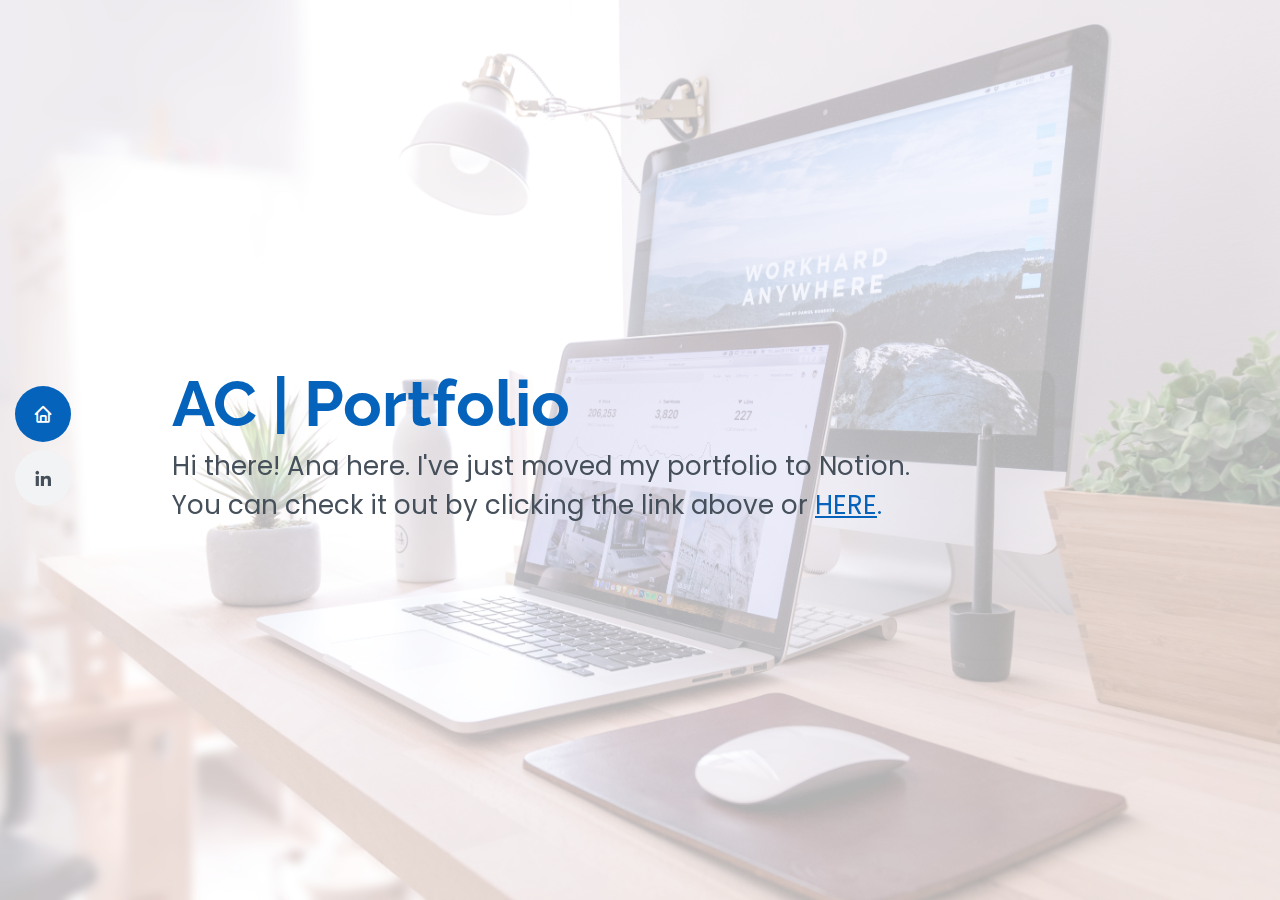
<file: index.html>
<!DOCTYPE html>
<html lang="en">

<head>
  <meta charset="utf-8">
  <meta content="width=device-width, initial-scale=1.0" name="viewport">

  <title>Ana Camacho</title>
  <link href="assets/img/girl_64.png" rel="icon">
  <link href="assets/img/girl_64.png" rel="apple-touch-icon">

  <!-- Google Fonts -->
  <link href="https://fonts.googleapis.com/css?family=Open+Sans:300,300i,400,400i,600,600i,700,700i|Raleway:300,300i,400,400i,500,500i,600,600i,700,700i|Poppins:300,300i,400,400i,500,500i,600,600i,700,700i" rel="stylesheet">

  <!-- Vendor CSS Files -->
  <link href="assets/vendor/aos/aos.css" rel="stylesheet">
  <link href="assets/vendor/bootstrap/css/bootstrap.min.css" rel="stylesheet">
  <link href="assets/vendor/bootstrap-icons/bootstrap-icons.css" rel="stylesheet">
  <link href="assets/vendor/boxicons/css/boxicons.min.css" rel="stylesheet">
  <link href="assets/vendor/glightbox/css/glightbox.min.css" rel="stylesheet">
  <link href="assets/vendor/swiper/swiper-bundle.min.css" rel="stylesheet">

  <!-- Template Main CSS File -->
  <link href="assets/css/style.css" rel="stylesheet">


</head>

<body>

  <i class="bi bi-list mobile-nav-toggle d-lg-none"></i>

  <!-- ======= Header ======= -->

  <header id="header" class="d-flex flex-column justify-content-center">

    <nav id="navbar" class="navbar nav-menu">
      <ul>
        <li><a href="#hero" class="nav-link scrollto active"><i class="bx bx-home"></i> <span>Home</span></a></li>
        <li><a href="https://www.linkedin.com/in/anaccamacho/" class="linkedin" target="_blank"><i class="bx bxl-linkedin"></i> <span>Connect</span></a></li>
      </ul>
    </nav>

  </header>

  <!-- ======= Hero Section ======= -->
  <section id="hero" class="d-flex flex-column justify-content-center">

    <div class="container" data-aos="zoom-in" data-aos-delay="100">
    
      <h1> <a href="https://datawithana.notion.site/Ana-Camacho-f9a4308ad3f34170a10cb03ad211d1e9#37a8b7d8ab0344e4bd69b69b83970004"> AC | Portfolio </a> </h1>
      <p> Hi there! Ana here. I've just moved my portfolio to Notion. <br> You can check it out by clicking the link above or <a href="https://datawithana.notion.site/Ana-Camacho-f9a4308ad3f34170a10cb03ad211d1e9#37a8b7d8ab0344e4bd69b69b83970004"> <u> HERE</u>. </a> </p> 
    
    </div>

  </section> 
  

  </main><!-- End #main -->

  <div id="preloader"></div>
  <a href="#" class="back-to-top d-flex align-items-center justify-content-center"><i class="bi bi-arrow-up-short"></i></a>

  <!-- Vendor JS Files -->
  <script src="assets/vendor/purecounter/purecounter_vanilla.js"></script>
  <script src="assets/vendor/aos/aos.js"></script>
  <script src="assets/vendor/bootstrap/js/bootstrap.bundle.min.js"></script>
  <script src="assets/vendor/glightbox/js/glightbox.min.js"></script>
  <script src="assets/vendor/isotope-layout/isotope.pkgd.min.js"></script>
  <script src="assets/vendor/swiper/swiper-bundle.min.js"></script>
  <script src="assets/vendor/typed.js/typed.umd.js"></script>
  <script src="assets/vendor/waypoints/noframework.waypoints.js"></script>
  <script src="assets/vendor/php-email-form/validate.js"></script>

  <!-- Template Main JS File -->
  <script src="assets/js/main.js"></script>

</body>

</html>
</file>
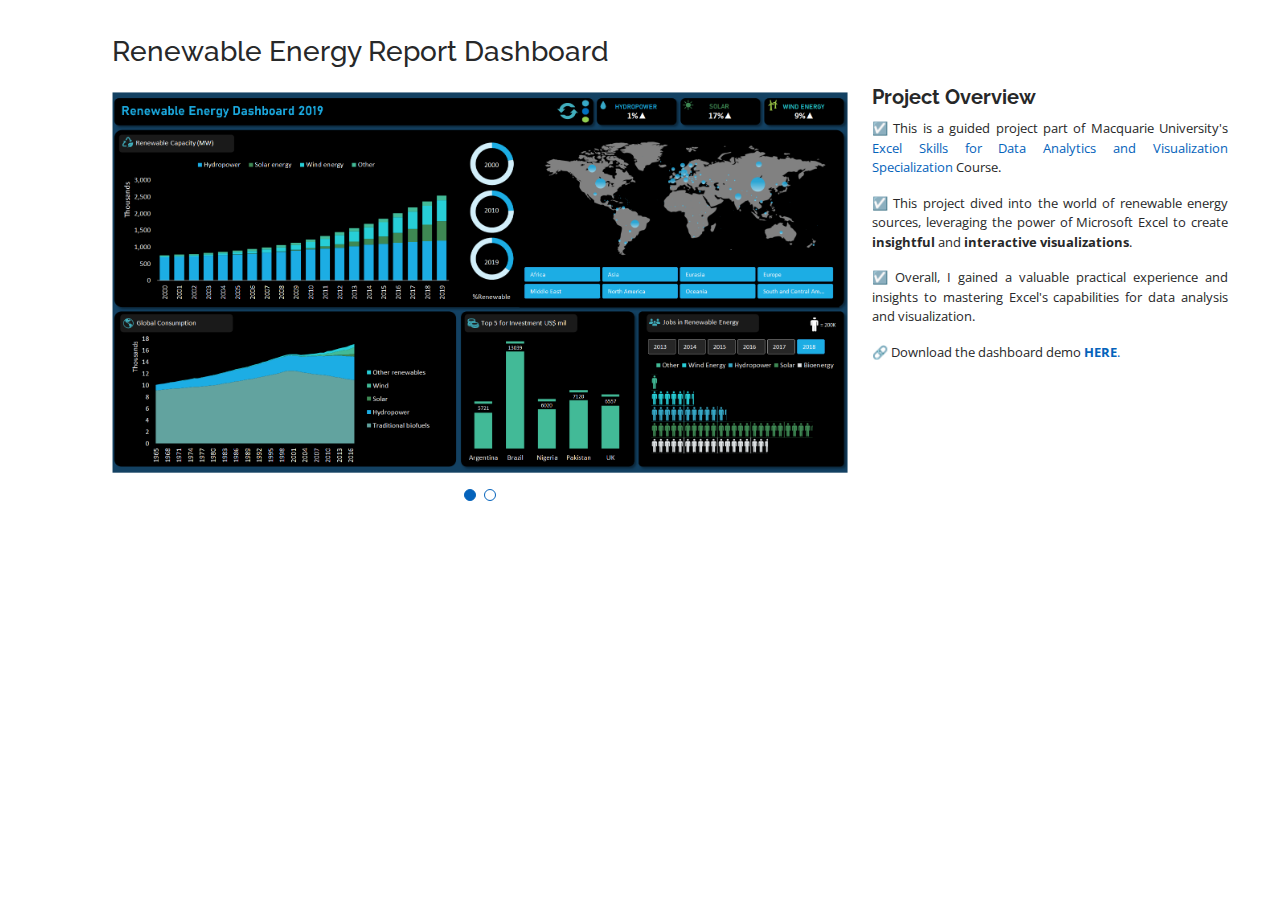
<file: projects/project-01.html>
<!DOCTYPE html>
<html lang="en">

<head>
  <meta charset="utf-8">
  <meta content="width=device-width, initial-scale=1.0" name="viewport">

  <title>Portfolio Details - Ana Camacho</title>

  <!-- Favicons -->
  <link href="../assets/img/favicon.png" rel="icon">
  <link href="../assets/img/apple-touch-icon.png" rel="apple-touch-icon">

  <!-- Google Fonts -->
  <link href="https://fonts.googleapis.com/css?family=Open+Sans:300,300i,400,400i,600,600i,700,700i|Raleway:300,300i,400,400i,500,500i,600,600i,700,700i|Poppins:300,300i,400,400i,500,500i,600,600i,700,700i" rel="stylesheet">

  <!-- Vendor CSS Files -->
  <link href="../assets/vendor/aos/aos.css" rel="stylesheet">
  <link href="../assets/vendor/bootstrap/css/bootstrap.min.css" rel="stylesheet">
  <link href="../assets/vendor/bootstrap-icons/bootstrap-icons.css" rel="stylesheet">
  <link href="../assets/vendor/boxicons/css/boxicons.min.css" rel="stylesheet">
  <link href="../assets/vendor/glightbox/css/glightbox.min.css" rel="stylesheet">
  <link href="../assets/vendor/swiper/swiper-bundle.min.css" rel="stylesheet">

  <!-- Template Main CSS File -->
  <link href="../assets/css/style.css" rel="stylesheet">

  <!-- =======================================================
  * Template Name: MyResume
  * Updated: Sep 18 2023 with Bootstrap v5.3.2
  * Template URL: https://bootstrapmade.com/free-html-bootstrap-template-my-resume/
  * Author: BootstrapMade.com
  * License: https://bootstrapmade.com/license/
  ======================================================== -->
</head>

<body>

  <main id="main">

    <!-- ======= Portfolio Details Section ======= -->
    <section id="portfolio-details" class="portfolio-details">
      <div class="container">

        <div class="row gy-4">

          <div class="col-lg-8">
            <h3 class="portfolio-title"> Renewable Energy Report Dashboard </h3>
            <div class="portfolio-details-slider swiper">
              <div class="swiper-wrapper align-items-center">
                <div class="swiper-slide">
                  <img src="../assets/img/portfolio/renewablenergy_part1.png" alt="">
                </div>

                <div class="swiper-slide">
                  <img src="../assets/img/portfolio/renewablenergy_part2.png" alt="">
                </div>

              
              </div>
              
              <div class="swiper-pagination"></div>
            </div>
          </div>

          <div class="col-lg-4">
              <div class="portfolio-description">
              <h2>Project Overview</h2>
              <p> 
                ☑️ This is a guided project part of Macquarie University's <a href="https://www.coursera.org/specializations/excel-data-analytics-visualization" target="_blank"> Excel Skills for Data Analytics and Visualization Specialization</a> Course. </p>
                <p>☑️ This project dived into the world of renewable energy sources, leveraging the power of Microsoft Excel to create <b>insightful</b> and <b>interactive visualizations</b>. </p>
                <p>☑️ Overall, I gained a valuable practical experience and insights to mastering Excel's capabilities for data analysis and visualization.</p>
                <p>
                🔗 Download the dashboard demo <a href="https://drive.google.com/file/d/1SSrBy86_s_vakp9ne9tU9rZwbvg4v3vM/view?usp=sharing" target="_blank"><b>HERE</b>.</a>
                </p>
            </div>
          </div>

        </div>

      </div>
    </section><!-- End Portfolio Details Section -->

  </main><!-- End #main -->

  <div id="preloader"></div>
  <a href="#" class="back-to-top d-flex align-items-center justify-content-center"><i class="bi bi-arrow-up-short"></i></a>

  <!-- Vendor JS Files -->
  <script src="../assets/vendor/purecounter/purecounter_vanilla.js"></script>
  <script src="../assets/vendor/aos/aos.js"></script>
  <script src="../assets/vendor/bootstrap/js/bootstrap.bundle.min.js"></script>
  <script src="../assets/vendor/glightbox/js/glightbox.min.js"></script>
  <script src="../assets/vendor/isotope-layout/isotope.pkgd.min.js"></script>
  <script src="../assets/vendor/swiper/swiper-bundle.min.js"></script>
  <script src="../assets/vendor/typed.js/typed.umd.js"></script>
  <script src="../assets/vendor/waypoints/noframework.waypoints.js"></script>
  <script src="../assets/vendor/php-email-form/validate.js"></script>

  <!-- Template Main JS File -->
  <script src="../assets/js/main.js"></script>

</body>

</html>
</file>
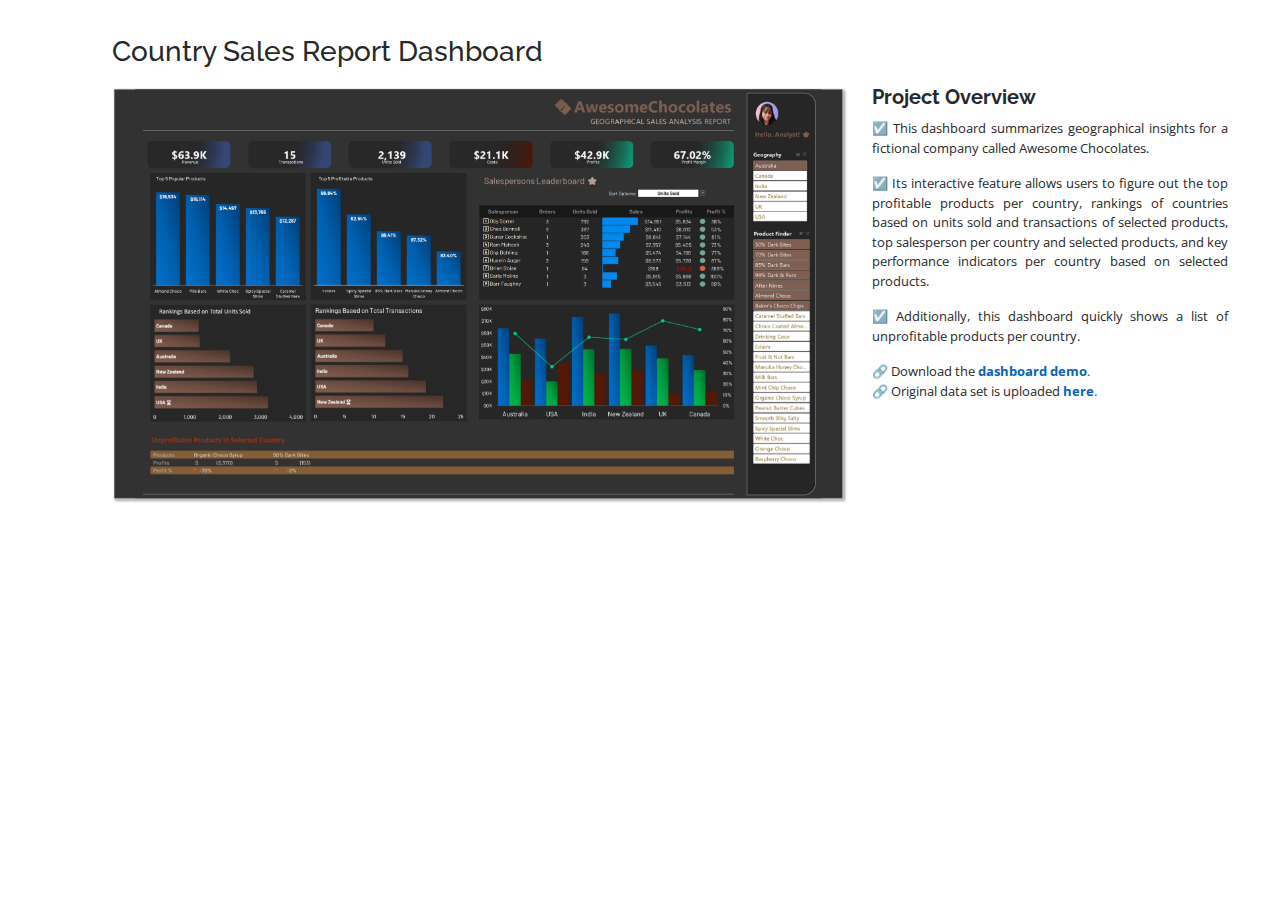
<file: projects/project-02.html>
<!DOCTYPE html>
<html lang="en">

<head>
  <meta charset="utf-8">
  <meta content="width=device-width, initial-scale=1.0" name="viewport">

  <title>Portfolio Details - Ana Camacho</title>

  <!-- Favicons -->
  <link href="../assets/img/favicon.png" rel="icon">
  <link href="../assets/img/apple-touch-icon.png" rel="apple-touch-icon">

  <!-- Google Fonts -->
  <link href="https://fonts.googleapis.com/css?family=Open+Sans:300,300i,400,400i,600,600i,700,700i|Raleway:300,300i,400,400i,500,500i,600,600i,700,700i|Poppins:300,300i,400,400i,500,500i,600,600i,700,700i" rel="stylesheet">

  <!-- Vendor CSS Files -->
  <link href="../assets/vendor/aos/aos.css" rel="stylesheet">
  <link href="../assets/vendor/bootstrap/css/bootstrap.min.css" rel="stylesheet">
  <link href="../assets/vendor/bootstrap-icons/bootstrap-icons.css" rel="stylesheet">
  <link href="../assets/vendor/boxicons/css/boxicons.min.css" rel="stylesheet">
  <link href="../assets/vendor/glightbox/css/glightbox.min.css" rel="stylesheet">
  <link href="../assets/vendor/swiper/swiper-bundle.min.css" rel="stylesheet">

  <!-- Template Main CSS File -->
  <link href="../assets/css/style.css" rel="stylesheet">

  <!-- =======================================================
  * Template Name: MyResume
  * Updated: Sep 18 2023 with Bootstrap v5.3.2
  * Template URL: https://bootstrapmade.com/free-html-bootstrap-template-my-resume/
  * Author: BootstrapMade.com
  * License: https://bootstrapmade.com/license/
  ======================================================== -->
</head>

<body>

  <main id="main">

    <!-- ======= Portfolio Details Section ======= -->
    <section id="portfolio-details" class="portfolio-details">
      <div class="container">

        <div class="row gy-4">

          <div class="col-lg-8">
            <h3 class="portfolio-title">Country Sales Report Dashboard </h3>
            <div class="portfolio-details-slider swiper">
              <div class="swiper-wrapper align-items-center">
                <div class="swiper-slide">
                  <img src="../assets/img/portfolio/awesomechocolates_geographysalesdashboard_cover.png" alt="">
                </div>
              </div>
              
              <div class="swiper-pagination"></div>
            </div>
          </div>

          <div class="col-lg-4">
              <div class="portfolio-description">
              <h2>Project Overview</h2>
              <p> 
                ☑️ This dashboard summarizes geographical insights for a fictional company called Awesome Chocolates. 
            </p>
            <p>
                ☑️ Its interactive feature allows users to figure out the top profitable products per country, rankings of countries based on units sold and transactions of selected products, top salesperson per country and selected products, and key performance indicators per country based on selected products. 
            </p>
            <p>    
                ☑️ Additionally, this dashboard quickly shows a list of unprofitable products per country. 
            </p> 
            <p>
                🔗 Download the <a href="https://drive.google.com/file/d/1GAOZOA-eHsNnc3swnN3SFIYfg7RA0mRb/view?usp=sharing" target="_blank"><strong>dashboard demo</strong>.</a> <br> 🔗 Original data set is uploaded <a href="https://youtu.be/v2oNWja7M2E?si=O07zZLSUEBSvb_wJ" target="_blank"><strong>here</strong>.</a>
            </p>
            </div>
          </div>

        </div>

      </div>
    </section><!-- End Portfolio Details Section -->

  </main><!-- End #main -->

  <div id="preloader"></div>
  <a href="#" class="back-to-top d-flex align-items-center justify-content-center"><i class="bi bi-arrow-up-short"></i></a>

  <!-- Vendor JS Files -->
  <script src="../assets/vendor/purecounter/purecounter_vanilla.js"></script>
  <script src="../assets/vendor/aos/aos.js"></script>
  <script src="../assets/vendor/bootstrap/js/bootstrap.bundle.min.js"></script>
  <script src="../assets/vendor/glightbox/js/glightbox.min.js"></script>
  <script src="../assets/vendor/isotope-layout/isotope.pkgd.min.js"></script>
  <script src="../assets/vendor/swiper/swiper-bundle.min.js"></script>
  <script src="../assets/vendor/typed.js/typed.umd.js"></script>
  <script src="../assets/vendor/waypoints/noframework.waypoints.js"></script>
  <script src="../assets/vendor/php-email-form/validate.js"></script>

  <!-- Template Main JS File -->
  <script src="../assets/js/main.js"></script>

</body>

</html>
</file>
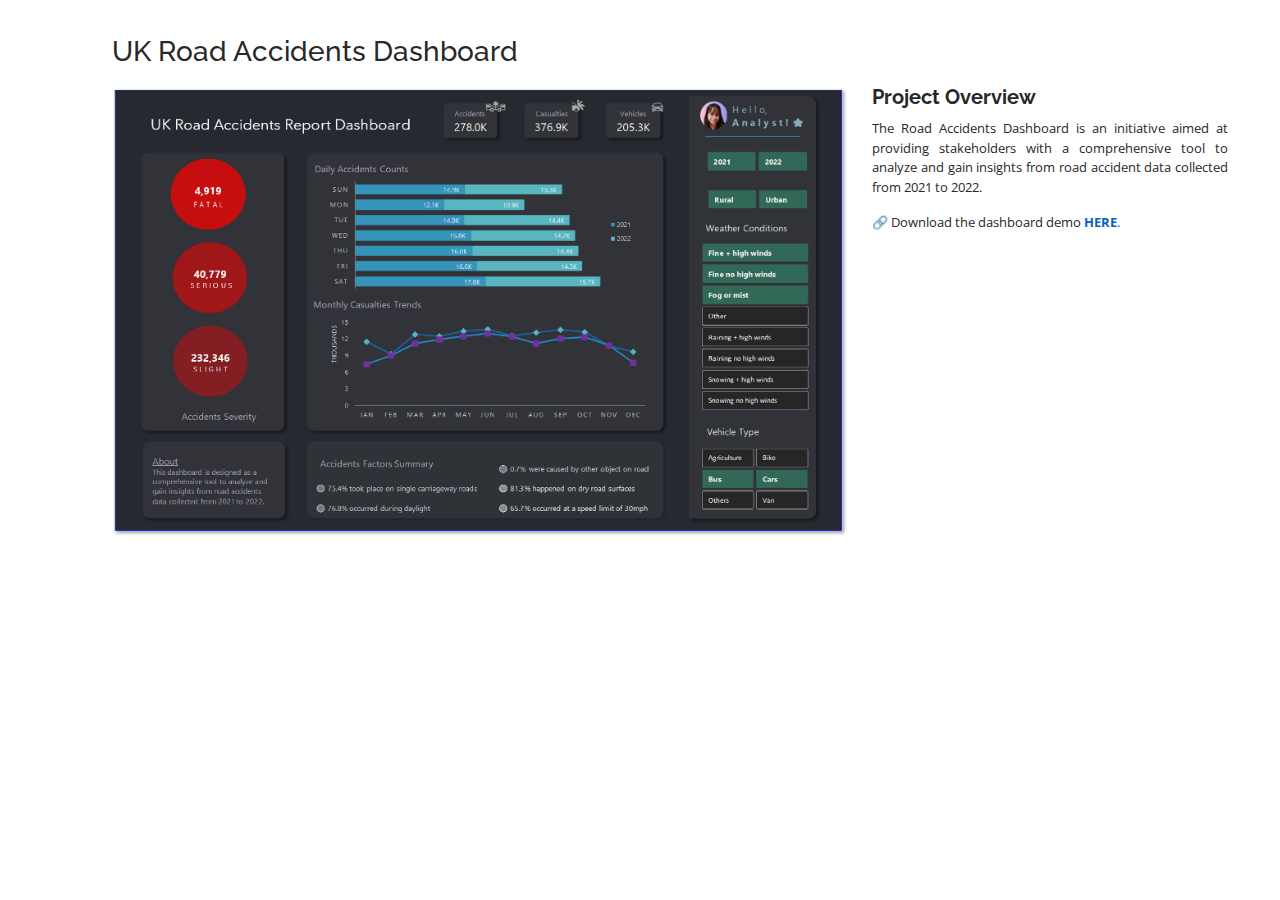
<file: projects/project-03.html>
<!DOCTYPE html>
<html lang="en">

<head>
  <meta charset="utf-8">
  <meta content="width=device-width, initial-scale=1.0" name="viewport">

  <title>Portfolio Details - Ana Camacho</title>
  <meta content="" name="description">
  <meta content="" name="keywords">

  <!-- Favicons -->
  <link href="../assets/img/favicon.png" rel="icon">
  <link href="../assets/img/apple-touch-icon.png" rel="apple-touch-icon">

  <!-- Google Fonts -->
  <link href="https://fonts.googleapis.com/css?family=Open+Sans:300,300i,400,400i,600,600i,700,700i|Raleway:300,300i,400,400i,500,500i,600,600i,700,700i|Poppins:300,300i,400,400i,500,500i,600,600i,700,700i" rel="stylesheet">

  <!-- Vendor CSS Files -->
  <link href="../assets/vendor/aos/aos.css" rel="stylesheet">
  <link href="../assets/vendor/bootstrap/css/bootstrap.min.css" rel="stylesheet">
  <link href="../assets/vendor/bootstrap-icons/bootstrap-icons.css" rel="stylesheet">
  <link href="../assets/vendor/boxicons/css/boxicons.min.css" rel="stylesheet">
  <link href="../assets/vendor/glightbox/css/glightbox.min.css" rel="stylesheet">
  <link href="../assets/vendor/swiper/swiper-bundle.min.css" rel="stylesheet">

  <!-- Template Main CSS File -->
  <link href="../assets/css/style.css" rel="stylesheet">

  <!-- =======================================================
  * Template Name: MyResume
  * Updated: Sep 18 2023 with Bootstrap v5.3.2
  * Template URL: https://bootstrapmade.com/free-html-bootstrap-template-my-resume/
  * Author: BootstrapMade.com
  * License: https://bootstrapmade.com/license/
  ======================================================== -->
</head>

<body>

  <main id="main">

    <!-- ======= Portfolio Details Section ======= -->
    <section id="portfolio-details" class="portfolio-details">
      <div class="container">

        <div class="row gy-4">

          <div class="col-lg-8">
            <h3 class="portfolio-title">UK Road Accidents Dashboard</h3>
            <div class="portfolio-details-slider swiper">
              <div class="swiper-wrapper align-items-center">
                <div class="swiper-slide">
                  <img src="../assets/img/portfolio/roadaccidentsreportdashboard_cover.png" alt="">
                </div>
              
              </div>
              
              <div class="swiper-pagination"></div>
            </div>
          </div>

          <div class="col-lg-4">
              <div class="portfolio-description">
              <h2>Project Overview</h2>
              <p> The Road Accidents Dashboard is an initiative aimed at providing stakeholders with a comprehensive tool to analyze and gain insights from road accident data collected from 2021 to 2022. </p>
              <p>🔗 Download the dashboard demo <a href="https://drive.google.com/file/d/1QWu6wAPr1T-KB9Z9gVc-ZBRXe3eJWkEf/view?usp=sharing" target="_blank"><b>HERE</b>.</a>
                </p>
            </div>
          </div>

        </div>

      </div>
    </section><!-- End Portfolio Details Section -->

  </main><!-- End #main -->

  <div id="preloader"></div>
  <a href="#" class="back-to-top d-flex align-items-center justify-content-center"><i class="bi bi-arrow-up-short"></i></a>

  <!-- Vendor JS Files -->
  <script src="../assets/vendor/purecounter/purecounter_vanilla.js"></script>
  <script src="../assets/vendor/aos/aos.js"></script>
  <script src="../assets/vendor/bootstrap/js/bootstrap.bundle.min.js"></script>
  <script src="../assets/vendor/glightbox/js/glightbox.min.js"></script>
  <script src="../assets/vendor/isotope-layout/isotope.pkgd.min.js"></script>
  <script src="../assets/vendor/swiper/swiper-bundle.min.js"></script>
  <script src="../assets/vendor/typed.js/typed.umd.js"></script>
  <script src="../assets/vendor/waypoints/noframework.waypoints.js"></script>
  <script src="../assets/vendor/php-email-form/validate.js"></script>

  <!-- Template Main JS File -->
  <script src="../assets/js/main.js"></script>

</body>

</html>
</file>
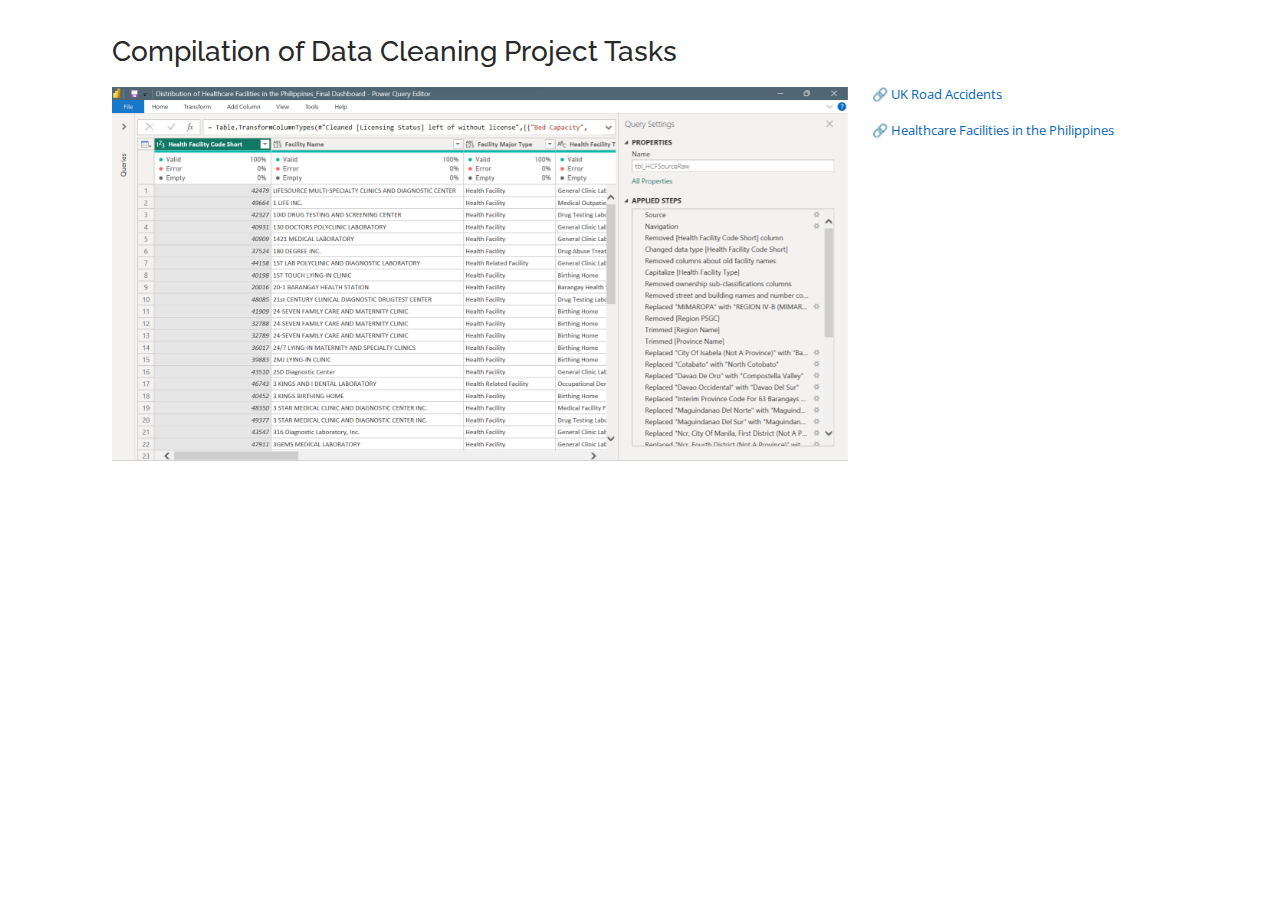
<file: projects/project-04.html>
<!DOCTYPE html>
<html lang="en">

<head>
  <meta charset="utf-8">
  <meta content="width=device-width, initial-scale=1.0" name="viewport">

  <title>Portfolio Details - Ana Camacho</title>

  <!-- Favicons -->
  <link href="../assets/img/favicon.png" rel="icon">
  <link href="../assets/img/apple-touch-icon.png" rel="apple-touch-icon">

  <!-- Google Fonts -->
  <link href="https://fonts.googleapis.com/css?family=Open+Sans:300,300i,400,400i,600,600i,700,700i|Raleway:300,300i,400,400i,500,500i,600,600i,700,700i|Poppins:300,300i,400,400i,500,500i,600,600i,700,700i" rel="stylesheet">

  <!-- Vendor CSS Files -->
  <link href="../assets/vendor/aos/aos.css" rel="stylesheet">
  <link href="../assets/vendor/bootstrap/css/bootstrap.min.css" rel="stylesheet">
  <link href="../assets/vendor/bootstrap-icons/bootstrap-icons.css" rel="stylesheet">
  <link href="../assets/vendor/boxicons/css/boxicons.min.css" rel="stylesheet">
  <link href="../assets/vendor/glightbox/css/glightbox.min.css" rel="stylesheet">
  <link href="../assets/vendor/swiper/swiper-bundle.min.css" rel="stylesheet">

  <!-- Template Main CSS File -->
  <link href="../assets/css/style.css" rel="stylesheet">

  <!-- =======================================================
  * Template Name: MyResume
  * Updated: Sep 18 2023 with Bootstrap v5.3.2
  * Template URL: https://bootstrapmade.com/free-html-bootstrap-template-my-resume/
  * Author: BootstrapMade.com
  * License: https://bootstrapmade.com/license/
  ======================================================== -->
</head>

<body>

  <main id="main">

    <!-- ======= Portfolio Details Section ======= -->
    <section id="portfolio-details" class="portfolio-details">
      <div class="container">

        <div class="row gy-4">

          <div class="col-lg-8">
            <h3 class="portfolio-title"> Compilation of Data Cleaning Project Tasks </h3>
            <div class="portfolio-details-slider swiper">
              <div class="swiper-wrapper align-items-center">
                <div class="swiper-slide">
                  <img src="../assets/img/portfolio/datacleaning_phhealthcarefacilities.png" alt="">
                </div>
              
              </div>
              
              <div class="swiper-pagination"></div>
            </div>
          </div>

          <div class="col-lg-4">
              <div class="portfolio-description">
                <p>🔗<a href="https://docs.google.com/document/d/1R3PizMolXM87tk1wSdaPPm0PaiTxbVkD_Y1EDyXpBgU/preview" target="_blank"> UK Road Accidents</a></p>
                <p>🔗<a href="https://docs.google.com/document/d/1LG6hEMRim6aDjhBhc9mpWc-vu6VGx9Sa5TS8A3WuNwQ/preview" target="_blank"> Healthcare Facilities in the Philippines</a></p>

            </div>
          </div>

        </div>

      </div>
    </section><!-- End Portfolio Details Section -->

  </main><!-- End #main -->

  <div id="preloader"></div>
  <a href="#" class="back-to-top d-flex align-items-center justify-content-center"><i class="bi bi-arrow-up-short"></i></a>

  <!-- Vendor JS Files -->
  <script src="../assets/vendor/purecounter/purecounter_vanilla.js"></script>
  <script src="../assets/vendor/aos/aos.js"></script>
  <script src="../assets/vendor/bootstrap/js/bootstrap.bundle.min.js"></script>
  <script src="../assets/vendor/glightbox/js/glightbox.min.js"></script>
  <script src="../assets/vendor/isotope-layout/isotope.pkgd.min.js"></script>
  <script src="../assets/vendor/swiper/swiper-bundle.min.js"></script>
  <script src="../assets/vendor/typed.js/typed.umd.js"></script>
  <script src="../assets/vendor/waypoints/noframework.waypoints.js"></script>
  <script src="../assets/vendor/php-email-form/validate.js"></script>

  <!-- Template Main JS File -->
  <script src="../assets/js/main.js"></script>

</body>

</html>
</file>
<file: assets/css/style.css>
/**
* Template Name: MyResume
* Updated: Sep 18 2023 with Bootstrap v5.3.2
* Template URL: https://bootstrapmade.com/free-html-bootstrap-template-my-resume/
* Author: BootstrapMade.com
* License: https://bootstrapmade.com/license/
*/

/*--------------------------------------------------------------
# General
--------------------------------------------------------------*/
body {
  font-family: "Open Sans", sans-serif;
  color: #272829;
}

a {
  color: #0563bb;
  text-decoration: none;
}

a:hover {
  color: #067ded;
  text-decoration: none;
}

h1,
h2,
h3,
h4,
h5,
h6 {
  font-family: "Raleway", sans-serif;
}

/*--------------------------------------------------------------
# Back to top button
--------------------------------------------------------------*/
.back-to-top {
  position: fixed;
  visibility: hidden;
  opacity: 0;
  right: 15px;
  bottom: 15px;
  z-index: 996;
  background: #0563bb;
  width: 40px;
  height: 40px;
  border-radius: 50px;
  transition: all 0.4s;
}

.back-to-top i {
  font-size: 28px;
  color: #fff;
  line-height: 0;
}

.back-to-top:hover {
  background: #0678e3;
  color: #fff;
}

.back-to-top.active {
  visibility: visible;
  opacity: 1;
}

/*--------------------------------------------------------------
# Preloader
--------------------------------------------------------------*/
#preloader {
  position: fixed;
  top: 0;
  left: 0;
  right: 0;
  bottom: 0;
  z-index: 9999;
  overflow: hidden;
  background: #fff;
}

#preloader:before {
  content: "";
  position: fixed;
  top: calc(50% - 30px);
  left: calc(50% - 30px);
  border: 6px solid #0563bb;
  border-top-color: #fff;
  border-bottom-color: #fff;
  border-radius: 50%;
  width: 60px;
  height: 60px;
  animation: animate-preloader 1s linear infinite;
}

@keyframes animate-preloader {
  0% {
    transform: rotate(0deg);
  }

  100% {
    transform: rotate(360deg);
  }
}

/*--------------------------------------------------------------
# Disable aos animation delay on mobile devices
--------------------------------------------------------------*/
@media screen and (max-width: 768px) {
  [data-aos-delay] {
    transition-delay: 0 !important;
  }
}

/*--------------------------------------------------------------
# Header
--------------------------------------------------------------*/
#header {
  position: fixed;
  top: 0;
  left: 0;
  bottom: 0;
  z-index: 9997;
  transition: all 0.5s;
  padding: 15px;
  overflow-y: auto;
}

@media (max-width: 991px) {
  #header {
    width: 300px;
    background: #fff;
    border-right: 1px solid #e6e9ec;
    left: -300px;
  }
}

@media (min-width: 991px) {
  #main {
    margin-left: 100px;
  }
}

/*--------------------------------------------------------------
# Navigation Menu
--------------------------------------------------------------*/
/**
* Desktop Navigation 
*/
.nav-menu {
  padding: 0;
  display: block;
}

.nav-menu * {
  margin: 0;
  padding: 0;
  list-style: none;
}

.nav-menu>ul>li {
  position: relative;
  white-space: nowrap;
}

.nav-menu a,
.nav-menu a:focus {
  display: flex;
  align-items: center;
  color: #45505b;
  padding: 10px 18px;
  margin-bottom: 8px;
  transition: 0.3s;
  font-size: 15px;
  border-radius: 50px;
  background: #f2f3f5;
  height: 56px;
  width: 100%;
  overflow: hidden;
  transition: 0.3s;
}

.nav-menu a i,
.nav-menu a:focus i {
  font-size: 20px;
}

.nav-menu a span,
.nav-menu a:focus span {
  padding: 0 5px 0 7px;
  color: #45505b;
}

@media (min-width: 992px) {

  .nav-menu a,
  .nav-menu a:focus {
    width: 56px;
  }

  .nav-menu a span,
  .nav-menu a:focus span {
    display: none;
    color: #fff;
  }
}

.nav-menu a:hover,
.nav-menu .active,
.nav-menu .active:focus,
.nav-menu li:hover>a {
  color: #fff;
  background: #0563bb;
}

.nav-menu a:hover span,
.nav-menu .active span,
.nav-menu .active:focus span,
.nav-menu li:hover>a span {
  color: #fff;
}

.nav-menu a:hover,
.nav-menu li:hover>a {
  width: 100%;
  color: #fff;
}

.nav-menu a:hover span,
.nav-menu li:hover>a span {
  display: block;
}

/**
* Mobile Navigation 
*/
.mobile-nav-toggle {
  position: fixed;
  right: 10px;
  top: 10px;
  z-index: 9998;
  border: 0;
  background: none;
  font-size: 28px;
  transition: all 0.4s;
  outline: none !important;
  line-height: 0;
  cursor: pointer;
  border-radius: 50px;
  padding: 5px;
}

.mobile-nav-toggle i {
  color: #45505b;
}

.mobile-nav-active {
  overflow: hidden;
}

.mobile-nav-active #header {
  left: 0;
}

.mobile-nav-active .mobile-nav-toggle {
  color: #fff;
  background-color: #0563bb;
}

/*--------------------------------------------------------------
# Hero Section
--------------------------------------------------------------*/
#hero {
  width: 100%;
  height: 100vh;
  background: url("../img/desk.jpg") top right no-repeat;
  background-size: cover;
  position: relative;
}

@media (min-width: 992px) {
  #hero {
    padding-left: 160px;
  }
}

#hero:before {
  content: "";
  background: rgba(255, 255, 255, 0.7);
  position: absolute;
  bottom: 0;
  top: 0;
  left: 0;
  right: 0;
}

#hero h1 {
  margin: 0;
  font-size: 64px;
  font-weight: 700;
  line-height: 56px;
  color: #45505b;
}

#hero p {
  color: #45505b;
  margin: 15px 0 0 0;
  font-size: 26px;
  font-family: "Poppins", sans-serif;
}

#hero p span {
  color: #0563bb;
  letter-spacing: 1px;
}

#hero .social-links {
  margin-top: 30px;
}

#hero .social-links a {
  font-size: 24px;
  display: inline-block;
  color: #45505b;
  line-height: 1;
  margin-right: 20px;
  transition: 0.3s;
}

#hero .social-links a:hover {
  color: #0563bb;
}

@media (max-width: 992px) {
  #hero {
    text-align: center;
  }

  #hero h1 {
    font-size: 32px;
    line-height: 36px;
  }

  #hero p {
    margin-top: 10px;
    font-size: 20px;
    line-height: 24px;
  }
}

/*--------------------------------------------------------------
# Sections General
--------------------------------------------------------------*/
section {
  padding: 60px 0;
  overflow: hidden;
}

.section-title {
  text-align: center;
  padding-bottom: 30px;
}

.section-title h2 {
  font-size: 32px;
  font-weight: bold;
  text-transform: uppercase;
  margin-bottom: 20px;
  padding-bottom: 20px;
  position: relative;
  color: #45505b;
}

.section-title h2::before {
  content: "";
  position: absolute;
  display: block;
  width: 120px;
  height: 1px;
  background: #ddd;
  bottom: 1px;
  left: calc(50% - 60px);
}

.section-title h2::after {
  content: "";
  position: absolute;
  display: block;
  width: 40px;
  height: 3px;
  background: #0563bb;
  bottom: 0;
  left: calc(50% - 20px);
}

.section-title p {
  margin-bottom: 0;
}

/*--------------------------------------------------------------
# About
--------------------------------------------------------------*/
.about .content h3 {
  font-weight: 700;
  font-size: 26px;
  color: #728394;
}

.about .content ul {
  list-style: none;
  padding: 0;
}

.about .content ul li {
  margin-bottom: 20px;
  display: flex;
  align-items: center;
}

.about .content ul strong {
  margin-right: 10px;
}

.about .content ul i {
  font-size: 16px;
  margin-right: 5px;
  color: #0563bb;
  line-height: 0;
}

.about .content p:last-child {
  margin-bottom: 0;
}


/*--------------------------------------------------------------
# Portfolio
--------------------------------------------------------------*/
.portfolio .portfolio-item {
  margin-bottom: 30px;
}

.portfolio #portfolio-flters {
  padding: 0;
  margin: 0 auto 25px auto;
  list-style: none;
  text-align: center;
  background: #fff;
  border-radius: 50px;
  padding: 2px 15px;
}

.portfolio #portfolio-flters li {
  cursor: pointer;
  display: inline-block;
  padding: 10px 15px;
  font-size: 14px;
  font-weight: 600;
  line-height: 1;
  text-transform: uppercase;
  color: #272829;
  margin-bottom: 5px;
  transition: all 0.3s ease-in-out;
}

.portfolio #portfolio-flters li:hover,
.portfolio #portfolio-flters li.filter-active {
  color: #0563bb;
}

.portfolio #portfolio-flters li:last-child {
  margin-right: 0;
}

.portfolio .portfolio-wrap {
  transition: 0.3s;
  position: relative;
  overflow: hidden;
  z-index: 1;
  background: rgba(0, 0, 0, 0);
}

.portfolio .portfolio-wrap::before {
  content: "";
  background: rgba(255, 255, 255, 0.95);
  position: absolute;
  left: 30px;
  right: 30px;
  top: 30px;
  bottom: 30px;
  transition: all ease-in-out 0.3s;
  z-index: 2;
  opacity: 0;
}

.portfolio .portfolio-wrap .portfolio-info {
  opacity: 0;
  position: absolute;
  top: 0;
  left: 0;
  right: 0;
  bottom: 0;
  text-align: center;
  z-index: 3;
  transition: all ease-in-out 0.3s;
  display: flex;
  flex-direction: column;
  justify-content: center;
  align-items: center;
}

.portfolio .portfolio-wrap .portfolio-info::before {
  display: block;
  content: "";
  width: 48px;
  height: 48px;
  position: absolute;
  top: 35px;
  left: 35px;
  border-top: 3px solid #d7dce1;
  border-left: 3px solid #d7dce1;
  transition: all 0.5s ease 0s;
  z-index: 9994;
}

.portfolio .portfolio-wrap .portfolio-info::after {
  display: block;
  content: "";
  width: 48px;
  height: 48px;
  position: absolute;
  bottom: 35px;
  right: 35px;
  border-bottom: 3px solid #d7dce1;
  border-right: 3px solid #d7dce1;
  transition: all 0.5s ease 0s;
  z-index: 9994;
}

.portfolio .portfolio-wrap .portfolio-info h4 {
  font-size: 20px;
  color: #45505b;
  font-weight: 600;
}

.portfolio .portfolio-wrap .portfolio-info p {
  color: #45505b;
  font-size: 14px;
  padding: 0;
  margin: 0;
}

.portfolio .portfolio-wrap .portfolio-links {
  text-align: center;
  z-index: 4;
}

.portfolio .portfolio-wrap .portfolio-links a {
  color: #45505b;
  margin: 0 2px;
  font-size: 28px;
  display: inline-block;
  transition: 0.3s;
}

.portfolio .portfolio-wrap .portfolio-links a:hover {
  color: #148af9;
}

.portfolio .portfolio-wrap:hover::before {
  top: 0;
  left: 0;
  right: 0;
  bottom: 0;
  opacity: 1;
}

.portfolio .portfolio-wrap:hover .portfolio-info {
  opacity: 1;
}

.portfolio .portfolio-wrap:hover .portfolio-info::before {
  top: 15px;
  left: 15px;
}

.portfolio .portfolio-wrap:hover .portfolio-info::after {
  bottom: 15px;
  right: 15px;
}

/*--------------------------------------------------------------
# Portfolio Details
--------------------------------------------------------------*/
.portfolio-details {
  padding-top: 30px;
  display: inline-block;
  position:relative;
  left: 0;
  right: 0;
  top: 0;
  bottom: 0;
}

.portfolio-details .container {
  padding-top: 5px;
  padding-bottom: 5px;  
}

.portfolio-details .portfolio-details-slider img {
  width: 100%;
  margin-top: 10px;
}

.portfolio-details .portfolio-details-slider .swiper-pagination {
  margin-top: 15px;
  position: relative;
}

.portfolio-details .portfolio-details-slider .swiper-pagination .swiper-pagination-bullet {
  width: 12px;
  height: 12px;
  background-color: #fff;
  opacity: 1;
  border: 1px solid #0563bb;
}

.portfolio-details .portfolio-details-slider .swiper-pagination .swiper-pagination-bullet-active {
  background-color: #0563bb;
}


.portfolio-details .portfolio-info {
  margin-top: 50px;
  padding: 10px;
  padding-bottom: 5px;
  box-shadow: 0px 0 30px rgba(69, 80, 91, 0.08);
}

.portfolio-details .portfolio-info h3 {
  font-size: 22px;
  font-weight: 700;
  margin-bottom: 20px;
  padding-bottom: 20px;
  border-bottom: 1px solid #eee;
}

.portfolio-details .portfolio-info ul {
  list-style: none;
  padding: 0;
  font-size: 15px;
}

.portfolio-details .portfolio-info ul li+li {
  margin-top: 10px;
}

.portfolio-details .portfolio-description {
  padding-top: 50px;
}

.portfolio-details .portfolio-description h2 {
  text-align: left;
  font-size: 20px;
  font-weight: 700;
  margin-bottom: 10px;
}

.portfolio-details .portfolio-description p {
  text-align: justify;
  font-size: small;
  padding: 0;
}

/*--------------------------------------------------------------
# Footer
--------------------------------------------------------------*/
#footer {
  background: #f7f8f9;
  color: #45505b;
  font-size: 8px;
  text-align: center;
  padding: 30px 0;
}

#footer h3 {
  font-size: 8px;
  font-weight: 700;
  position: relative;
  font-family: "Poppins", sans-serif;
  padding: 0;
  margin: 0 0 10px 0;
}

#footer .copyright {
  margin: 0 0 4px 0;
}

#footer .credits {
  font-size: 8px;
}
</file>
